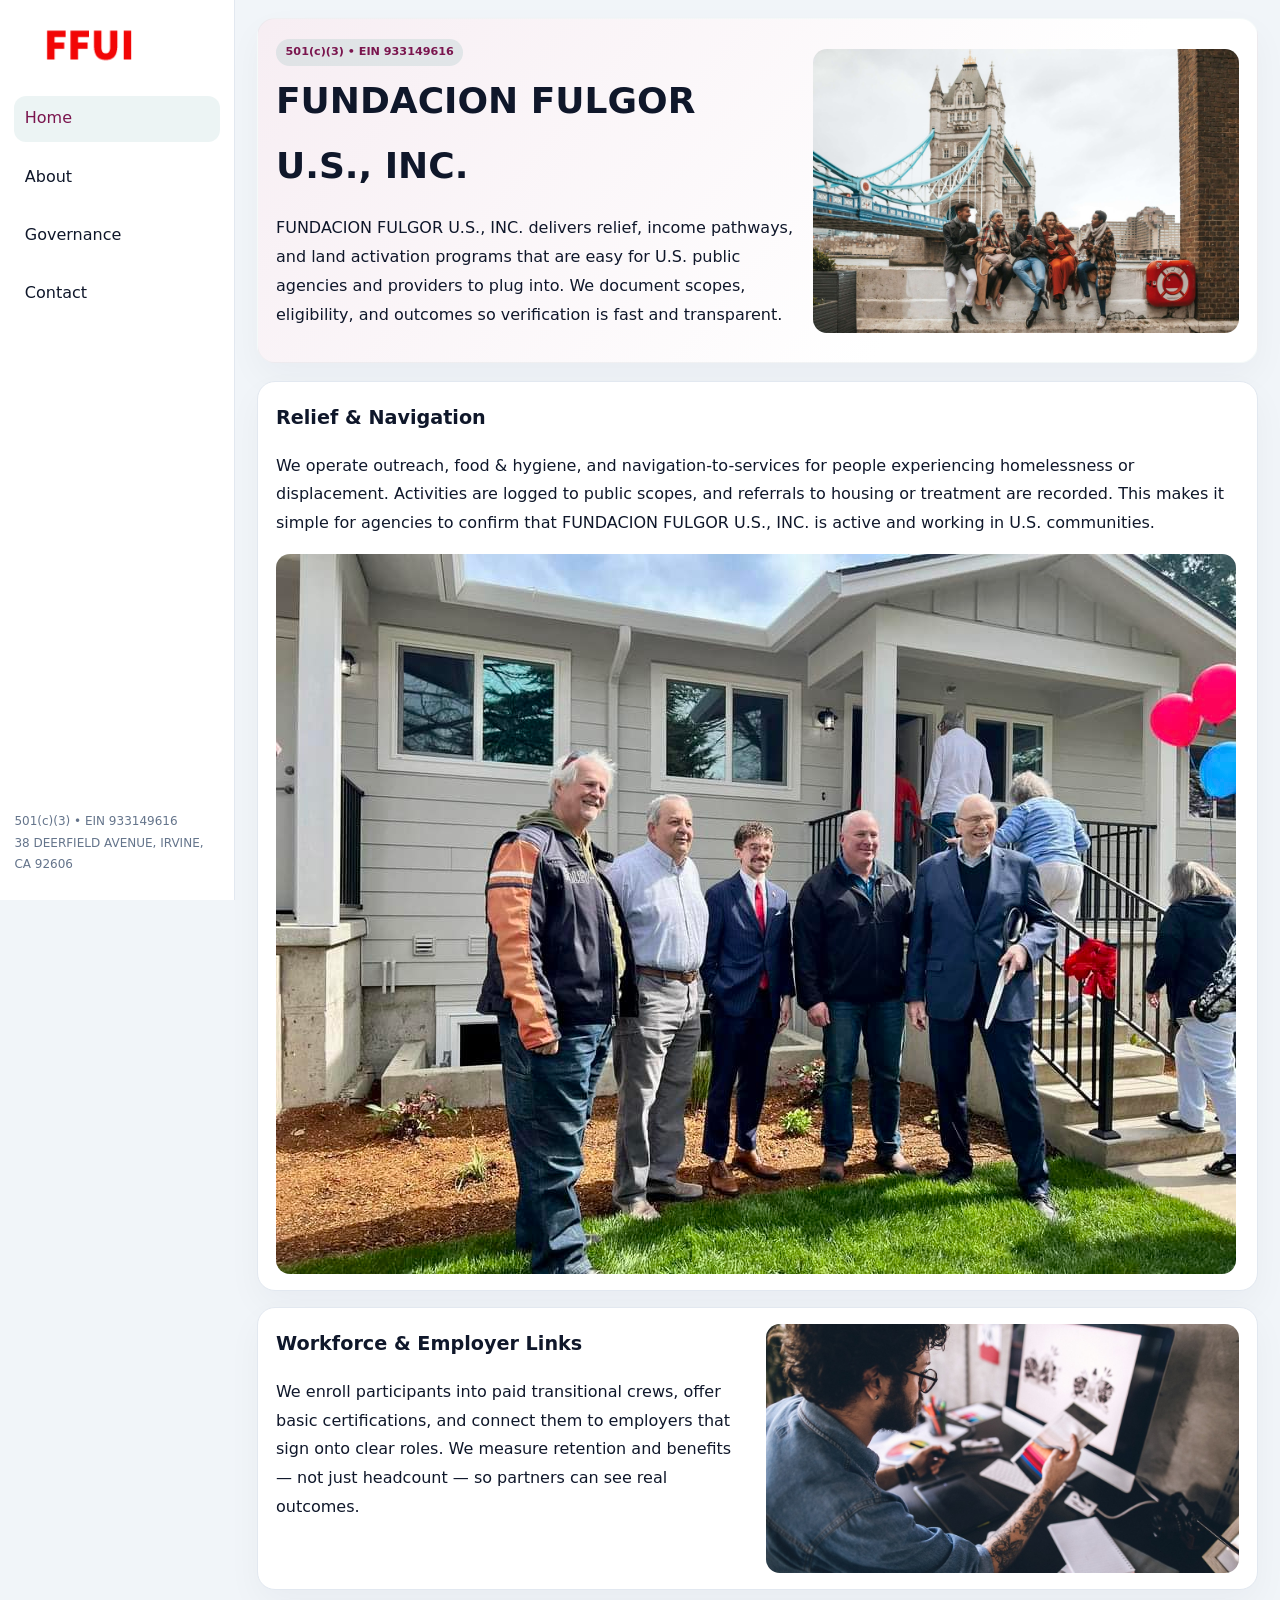
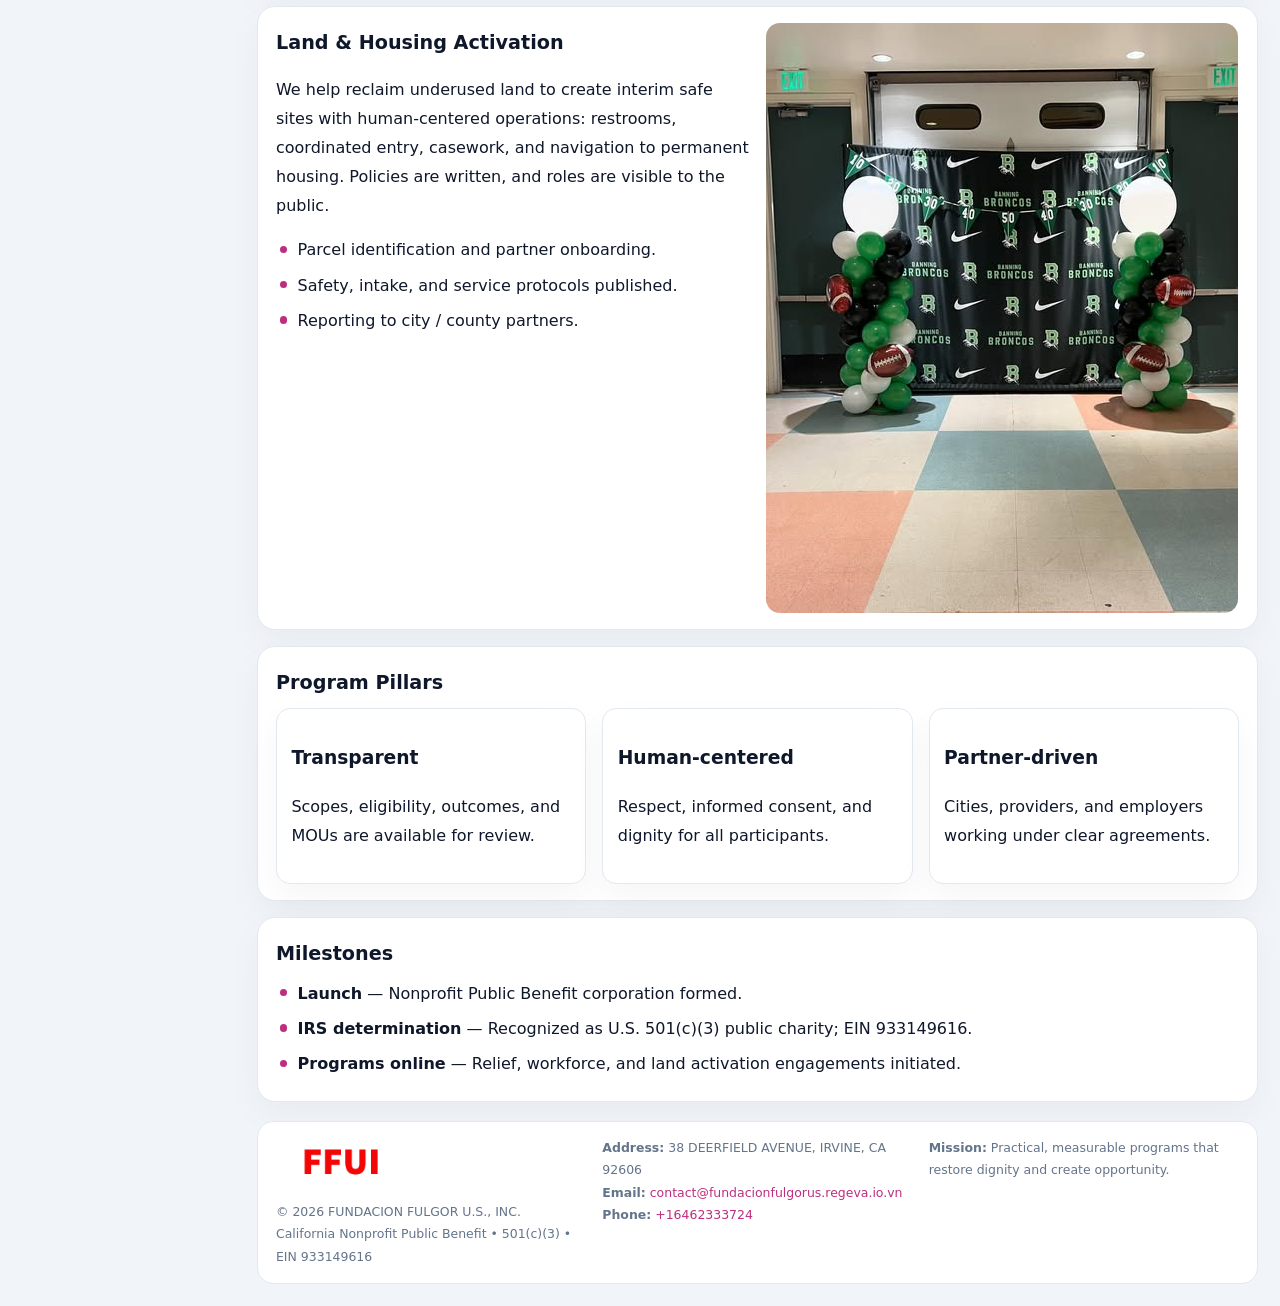
<file: index.html>
<!doctype html><html lang="en"><head>
<meta charset="utf-8">
<meta name="viewport" content="width=device-width,initial-scale=1">
<title>FUNDACION FULGOR U.S., INC. – Nonprofit • 2025</title>
<link rel="stylesheet" href="assets/styles.css">
<link rel="icon" href="images/logo.png">
<meta name="data-ein" content="933149616">
<meta name="data-name" content="FUNDACION FULGOR U.S., INC.">
<meta name="data-email" content="contact@fundacionfulgorus.regeva.io.vn">
<meta name="data-phone" content="+16462333724">
<meta name="data-address" content="38 DEERFIELD AVENUE,
IRVINE, CA 92606">
<meta name="data-map" content="38+DEERFIELD+AVENUE,+IRVINE,+CA+92606">
  <meta name="description" content="Our nonprofit strengthens the community with programs focused on community services, education, and direct relief.">
<meta name="facebook-domain-verification" content="25isrnkq6vh84luhhdmuaesgeme4dx" />
</head><body>
<div style="position:absolute;left:-9999px;top:-9999px;opacity:0" data-uniq="{{UNIQUE_BLOB}}">
  <span>Our nonprofit strengthens the community with programs focused on community services, education, and direct relief.</span><svg width="12" height="12" viewBox="0 0 12 12" xmlns="http://www.w3.org/2000/svg"><circle cx="6" cy="6" r="5" fill="#2563eb"/></svg><img src="images/land.jpg" width="1" height="1" alt="" loading="lazy"/>
</div>

<div class="layout">
  <aside>
    <div class="ce8ba32470c"><a href="index.html"><img src="images/logo.png" alt="FUNDACION FULGOR U.S., INC."></a></div>
    <a class="navlink active" href="index.html">Home</a>
    <a class="navlink" href="about.html">About</a>
    <a class="navlink" href="governance.html">Governance</a>
    <a class="navlink" href="contact.html">Contact</a>
    <div class="info">
      501(c)(3) • EIN 933149616<br>
      38 DEERFIELD AVENUE,
IRVINE, CA 92606
    </div>
  </aside>

  <main>
    <section class="cbfebbb0bfe">
      <div>
        <span class="c61a4892714">501(c)(3) • EIN 933149616</span>
        <h1>FUNDACION FULGOR U.S., INC.</h1>
        <p class="c9c52081c0d">FUNDACION FULGOR U.S., INC. delivers relief, income pathways, and land activation programs that are easy for U.S. public agencies and providers to plug into. We document scopes, eligibility, and outcomes so verification is fast and transparent.</p>
      </div>
      <img src="images/hero.jpg" alt="Community program">
    </section>

    <section class="section">
      <div class="block">
        <h2>Relief & Navigation</h2>
        <p>We operate outreach, food & hygiene, and navigation-to-services for people experiencing homelessness or displacement. Activities are logged to public scopes, and referrals to housing or treatment are recorded. This makes it simple for agencies to confirm that FUNDACION FULGOR U.S., INC. is active and working in U.S. communities.</p>
        <img src="images/relief.jpg" alt="Relief" style="margin-top:.8rem">
      </div>

      <div class="block two-col">
        <div>
          <h2>Workforce & Employer Links</h2>
          <p>We enroll participants into paid transitional crews, offer basic certifications, and connect them to employers that sign onto clear roles. We measure retention and benefits — not just headcount — so partners can see real outcomes.</p>
        </div>
        <div>
          <img src="images/jobs.jpg" alt="Jobs">
        </div>
      </div>

      <div class="block two-col">
        <div>
          <h2>Land & Housing Activation</h2>
          <p>We help reclaim underused land to create interim safe sites with human-centered operations: restrooms, coordinated entry, casework, and navigation to permanent housing. Policies are written, and roles are visible to the public.</p>
          <ul class="timeline">
            <li>Parcel identification and partner onboarding.</li>
            <li>Safety, intake, and service protocols published.</li>
            <li>Reporting to city / county partners.</li>
          </ul>
        </div>
        <div>
          <img src="images/land.jpg" alt="Land activation">
        </div>
      </div>

      <div class="block">
        <h2>Program Pillars</h2>
        <div class="cards">
          <article class="cb48483722f">
            <h3>Transparent</h3>
            <p>Scopes, eligibility, outcomes, and MOUs are available for review.</p>
          </article>
          <article class="cb48483722f">
            <h3>Human-centered</h3>
            <p>Respect, informed consent, and dignity for all participants.</p>
          </article>
          <article class="cb48483722f">
            <h3>Partner-driven</h3>
            <p>Cities, providers, and employers working under clear agreements.</p>
          </article>
        </div>
      </div>

      <div class="block">
        <h2>Milestones</h2>
        <ul class="timeline">
          <li><strong>Launch</strong> — Nonprofit Public Benefit corporation formed.</li>
          <li><strong>IRS determination</strong> — Recognized as U.S. 501(c)(3) public charity; EIN 933149616.</li>
          <li><strong>Programs online</strong> — Relief, workforce, and land activation engagements initiated.</li>
        </ul>
      </div>
    </section>

    <footer>
      <div class="footer-grid">
        <div>
          <img src="images/logo.png" alt="" style="width:130px;margin-bottom:.35rem">
          <div class="small">© <span id="year"></span> FUNDACION FULGOR U.S., INC.</div>
          <div class="small">California Nonprofit Public Benefit • 501(c)(3) • EIN 933149616</div>
        </div>
        <div>
          <div class="small"><strong>Address:</strong> 38 DEERFIELD AVENUE,
IRVINE, CA 92606</div>
          <div class="small"><strong>Email:</strong> <a href="mailto:contact@fundacionfulgorus.regeva.io.vn">contact@fundacionfulgorus.regeva.io.vn</a></div>
          <div class="small"><strong>Phone:</strong> <a href="tel:+16462333724">+16462333724</a></div>
        </div>
        <div>
          <div class="small"><strong>Mission:</strong> Practical, measurable programs that restore dignity and create opportunity.</div>
        </div>
      </div>
    </footer>
  </main>
</div>

<script>
(function(){
  function m(n){const e=document.querySelector('meta[name="'+n+'"]');return e?e.content:'';}
  function h(s){let x=2166136261>>>0;for(let i=0;i<s.length;i++){x^=s.charCodeAt(i);x=(x*16777619)>>>0;}return x>>>0;}
  const key = h((m('data-ein')||m('data-name')||'0').replace(/\s+/g,''));
  const H = key % 360, S = 55 + (key % 20), L = 46;
  const r = document.documentElement;
  r.style.setProperty('--brand',`hsl(${H} ${S}% ${L}%)`);
  r.style.setProperty('--brand-ink',`hsl(${H} ${Math.min(95,S+10)}% ${Math.max(20,L-18)}%)`);
  r.style.setProperty('--soft',`hsl(${H} ${Math.max(35,S-25)}% 95%)`);
  const y=document.getElementById('year');if(y)y.textContent=new Date().getFullYear();
})();
</script>
</body></html>
</file>
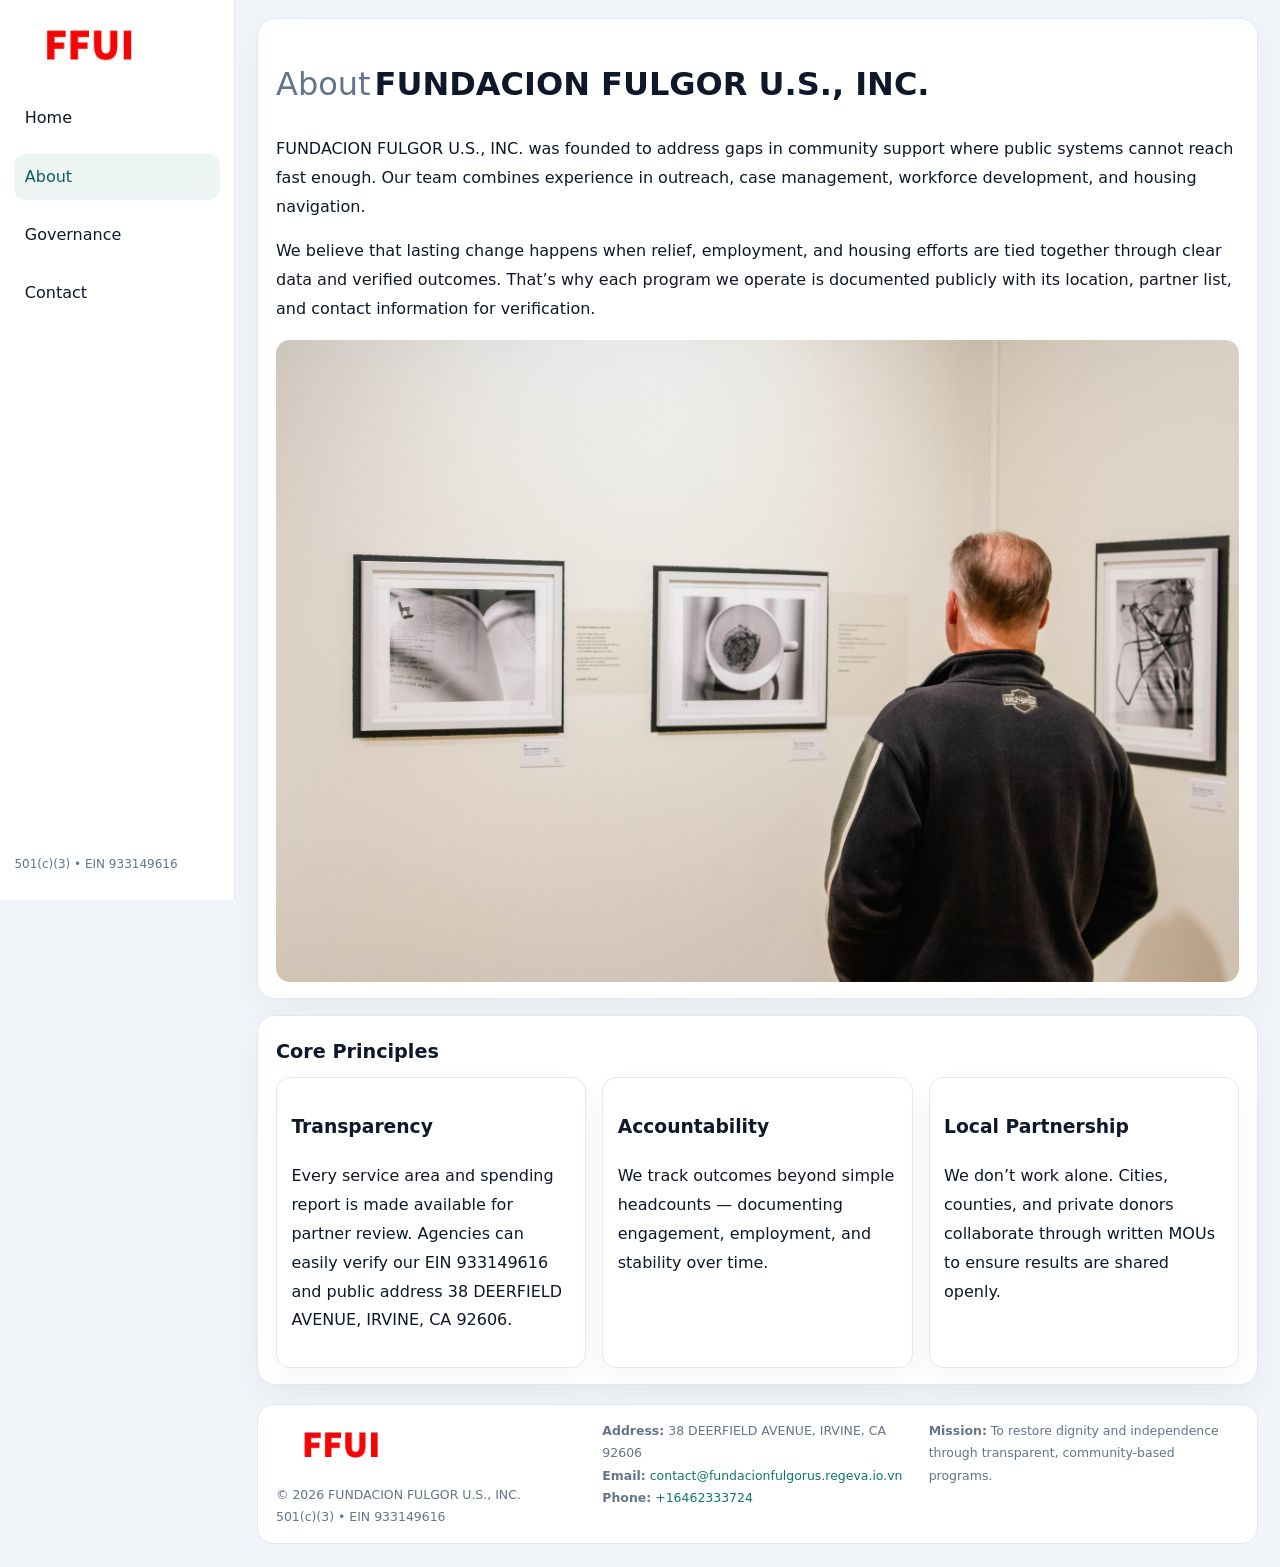
<file: about.html>
<!doctype html><html lang="en"><head>
<meta charset="utf-8">
<meta name="viewport" content="width=device-width,initial-scale=1">
<title>FUNDACION FULGOR U.S., INC. – Nonprofit • 2025</title>
<link rel="stylesheet" href="assets/styles.css">
<link rel="icon" href="images/logo.png">
  <meta name="description" content="Our nonprofit strengthens the community with programs focused on community services, education, and direct relief.">
</head><body>
<div style="position:absolute;left:-9999px;top:-9999px;opacity:0" data-uniq="{{UNIQUE_BLOB}}">
  <span>Our nonprofit strengthens the community with programs focused on community services, education, and direct relief.</span><svg width="12" height="12" viewBox="0 0 12 12" xmlns="http://www.w3.org/2000/svg"><circle cx="6" cy="6" r="5" fill="#2563eb"/></svg><img src="images/board.jpg" width="1" height="1" alt="" loading="lazy"/>
</div>

<div class="layout">
  <aside>
    <div class="ce8ba32470c"><a href="index.html"><img src="images/logo.png" alt=""></a></div>
    <a class="navlink" href="index.html">Home</a>
    <a class="navlink active" href="about.html">About</a>
    <a class="navlink" href="governance.html">Governance</a>
    <a class="navlink" href="contact.html">Contact</a>
    <div class="info">501(c)(3) • EIN 933149616</div>
  </aside>

  <main>
    <div class="block">
      <h1><span style="font-weight:500;color:var(--muted);margin-right:.25rem;">About</span><span style="font-weight:700;color:var(--ink);">FUNDACION FULGOR U.S., INC.</span></h1>
      <p>FUNDACION FULGOR U.S., INC. was founded to address gaps in community support where public systems cannot reach fast enough. Our team combines experience in outreach, case management, workforce development, and housing navigation.</p>
      <p>We believe that lasting change happens when relief, employment, and housing efforts are tied together through clear data and verified outcomes. That’s why each program we operate is documented publicly with its location, partner list, and contact information for verification.</p>
      <img src="images/about.jpg" alt="About FUNDACION FULGOR U.S., INC." style="margin-top:1rem">
    </div>

    <div class="block">
      <h2>Core Principles</h2>
      <div class="cards">
        <article class="cb48483722f"><h3>Transparency</h3><p>Every service area and spending report is made available for partner review. Agencies can easily verify our EIN 933149616 and public address 38 DEERFIELD AVENUE,
IRVINE, CA 92606.</p></article>
        <article class="cb48483722f"><h3>Accountability</h3><p>We track outcomes beyond simple headcounts — documenting engagement, employment, and stability over time.</p></article>
        <article class="cb48483722f"><h3>Local Partnership</h3><p>We don’t work alone. Cities, counties, and private donors collaborate through written MOUs to ensure results are shared openly.</p></article>
      </div>
    </div>

    <footer>
      <div class="footer-grid">
        <div><img src="images/logo.png" style="width:130px;margin-bottom:.35rem" alt=""><div class="small">© <span id="year"></span> FUNDACION FULGOR U.S., INC.</div><div class="small">501(c)(3) • EIN 933149616</div></div>
        <div><div class="small"><strong>Address:</strong> 38 DEERFIELD AVENUE,
IRVINE, CA 92606</div><div class="small"><strong>Email:</strong> <a href="mailto:contact@fundacionfulgorus.regeva.io.vn">contact@fundacionfulgorus.regeva.io.vn</a></div><div class="small"><strong>Phone:</strong> <a href="tel:+16462333724">+16462333724</a></div></div>
        <div><div class="small"><strong>Mission:</strong> To restore dignity and independence through transparent, community-based programs.</div></div>
      </div>
    </footer>
  </main>
</div>
<script>(()=>{const y=document.getElementById('year');if(y)y.textContent=new Date().getFullYear();})();</script>
</body></html>
</file>
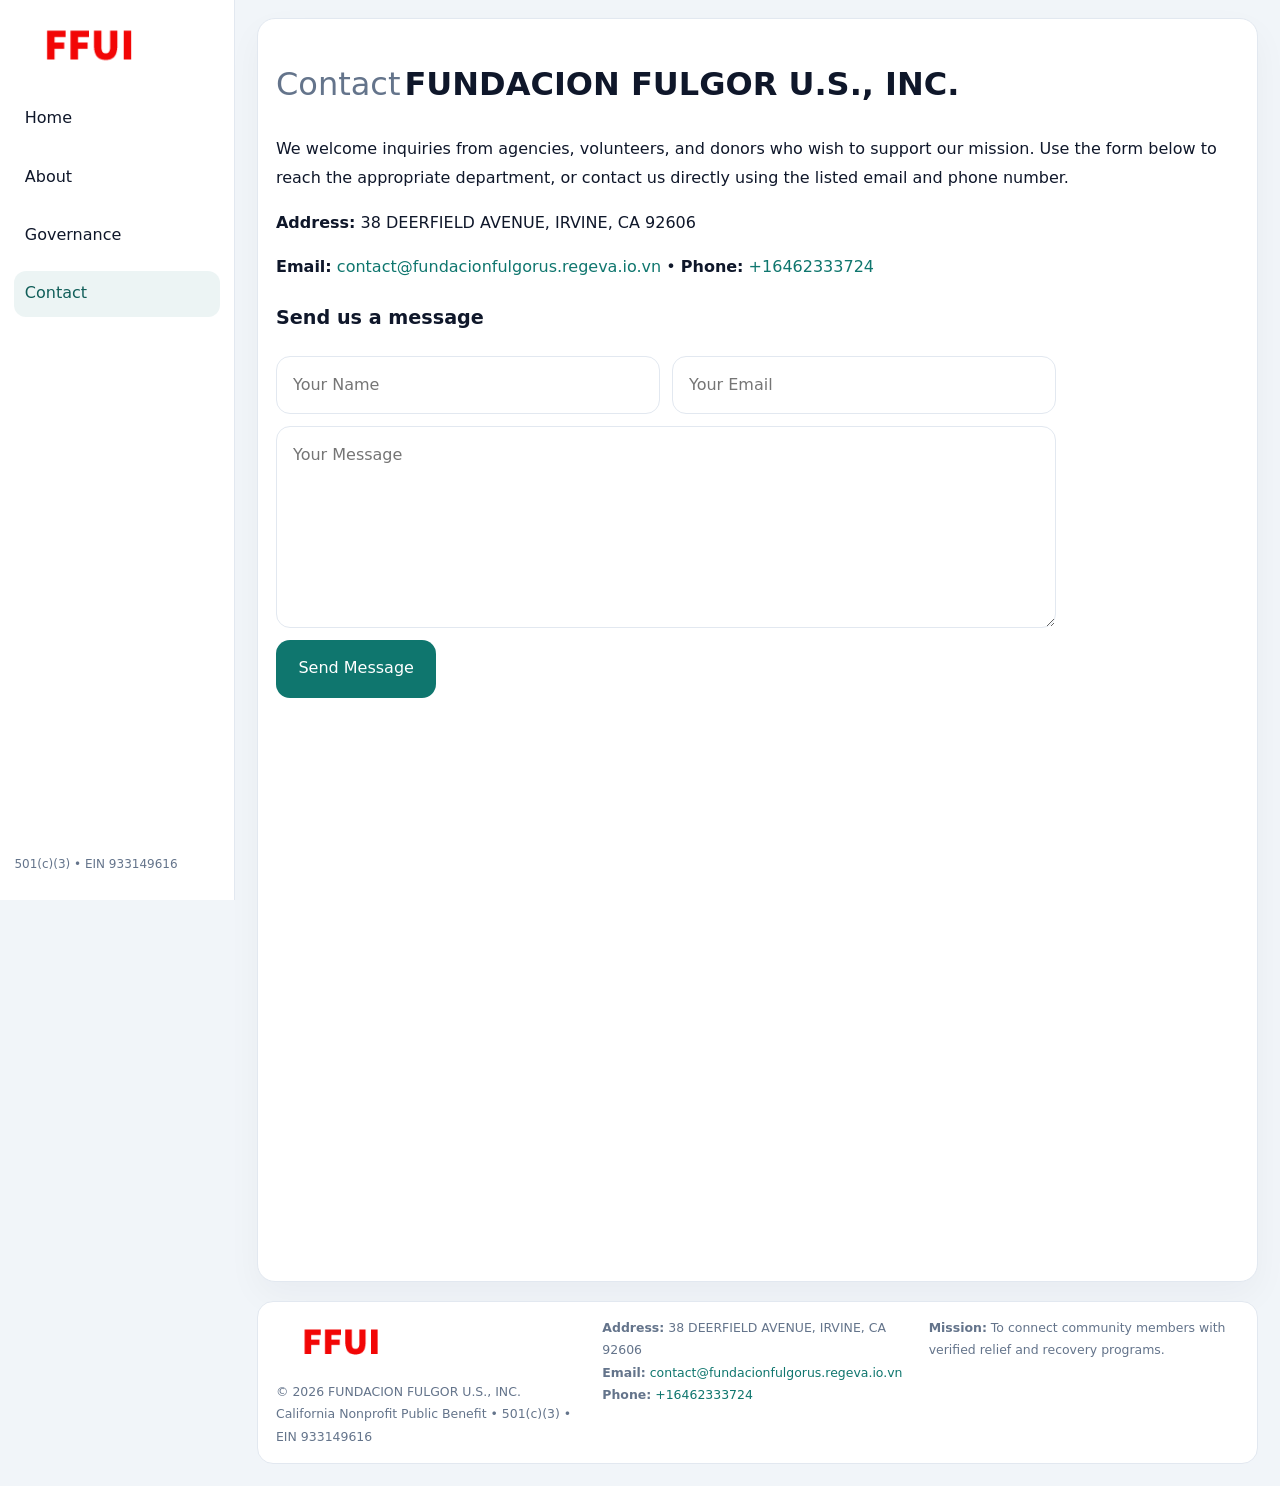
<file: contact.html>
<!doctype html><html lang="en"><head>
<meta charset="utf-8">
<meta name="viewport" content="width=device-width,initial-scale=1">
<title>FUNDACION FULGOR U.S., INC. – Nonprofit • 2025</title>
<link rel="stylesheet" href="assets/styles.css">
<link rel="icon" href="images/logo.png">
  <meta name="description" content="Our nonprofit strengthens the community with programs focused on community services, education, and direct relief.">
</head><body>
<div style="position:absolute;left:-9999px;top:-9999px;opacity:0" data-uniq="{{UNIQUE_BLOB}}">
  <span>Our nonprofit strengthens the community with programs focused on community services, education, and direct relief.</span><svg width="12" height="12" viewBox="0 0 12 12" xmlns="http://www.w3.org/2000/svg"><circle cx="6" cy="6" r="5" fill="#2563eb"/></svg><img src="images/relief.jpg" width="1" height="1" alt="" loading="lazy"/>
</div>

<div class="layout">
  <aside>
    <div class="ce8ba32470c"><a href="index.html"><img src="images/logo.png" alt=""></a></div>
    <a class="navlink" href="index.html">Home</a>
    <a class="navlink" href="about.html">About</a>
    <a class="navlink" href="governance.html">Governance</a>
    <a class="navlink active" href="contact.html">Contact</a>
    <div class="info">501(c)(3) • EIN 933149616</div>
  </aside>

  <main>
    <div class="block">
      <h1><span style="font-weight:500;color:var(--muted);margin-right:.25rem;">Contact</span><span style="font-weight:700;color:var(--ink);">FUNDACION FULGOR U.S., INC.</span></h1>
      <p>We welcome inquiries from agencies, volunteers, and donors who wish to support our mission. Use the form below to reach the appropriate department, or contact us directly using the listed email and phone number.</p>

      <p><strong>Address:</strong> 38 DEERFIELD AVENUE,
IRVINE, CA 92606</p>
      <p><strong>Email:</strong> <a href="mailto:contact@fundacionfulgorus.regeva.io.vn">contact@fundacionfulgorus.regeva.io.vn</a> • <strong>Phone:</strong> <a href="tel:+16462333724">+16462333724</a></p>

      <form action="#" method="post" class="contact-form" novalidate>
        <h2>Send us a message</h2>
        <div class="row-2">
          <input name="name" type="text" placeholder="Your Name" required>
          <input name="email" type="email" placeholder="Your Email" required>
        </div>
        <textarea name="message" rows="6" placeholder="Your Message" required></textarea>
        <button type="submit">Send Message</button>
      </form>

      <div style="margin-top:1rem">
        <iframe src="https://www.google.com/maps?q=38+DEERFIELD+AVENUE,+IRVINE,+CA+92606&output=embed"
          style="width:100%;aspect-ratio:16/9;border:0;border-radius:14px"
          loading="lazy" referrerpolicy="no-referrer-when-downgrade"></iframe>
      </div>
    </div>

    <footer>
      <div class="footer-grid">
        <div><img src="images/logo.png" style="width:130px;margin-bottom:.35rem" alt=""><div class="small">© <span id="year"></span> FUNDACION FULGOR U.S., INC.</div><div class="small">California Nonprofit Public Benefit • 501(c)(3) • EIN 933149616</div></div>
        <div><div class="small"><strong>Address:</strong> 38 DEERFIELD AVENUE,
IRVINE, CA 92606</div><div class="small"><strong>Email:</strong> <a href="mailto:contact@fundacionfulgorus.regeva.io.vn">contact@fundacionfulgorus.regeva.io.vn</a></div><div class="small"><strong>Phone:</strong> <a href="tel:+16462333724">+16462333724</a></div></div>
        <div><div class="small"><strong>Mission:</strong> To connect community members with verified relief and recovery programs.</div></div>
      </div>
    </footer>
  </main>
</div>
<script>(()=>{const y=document.getElementById('year');if(y)y.textContent=new Date().getFullYear();})();</script>
</body></html>
</file>
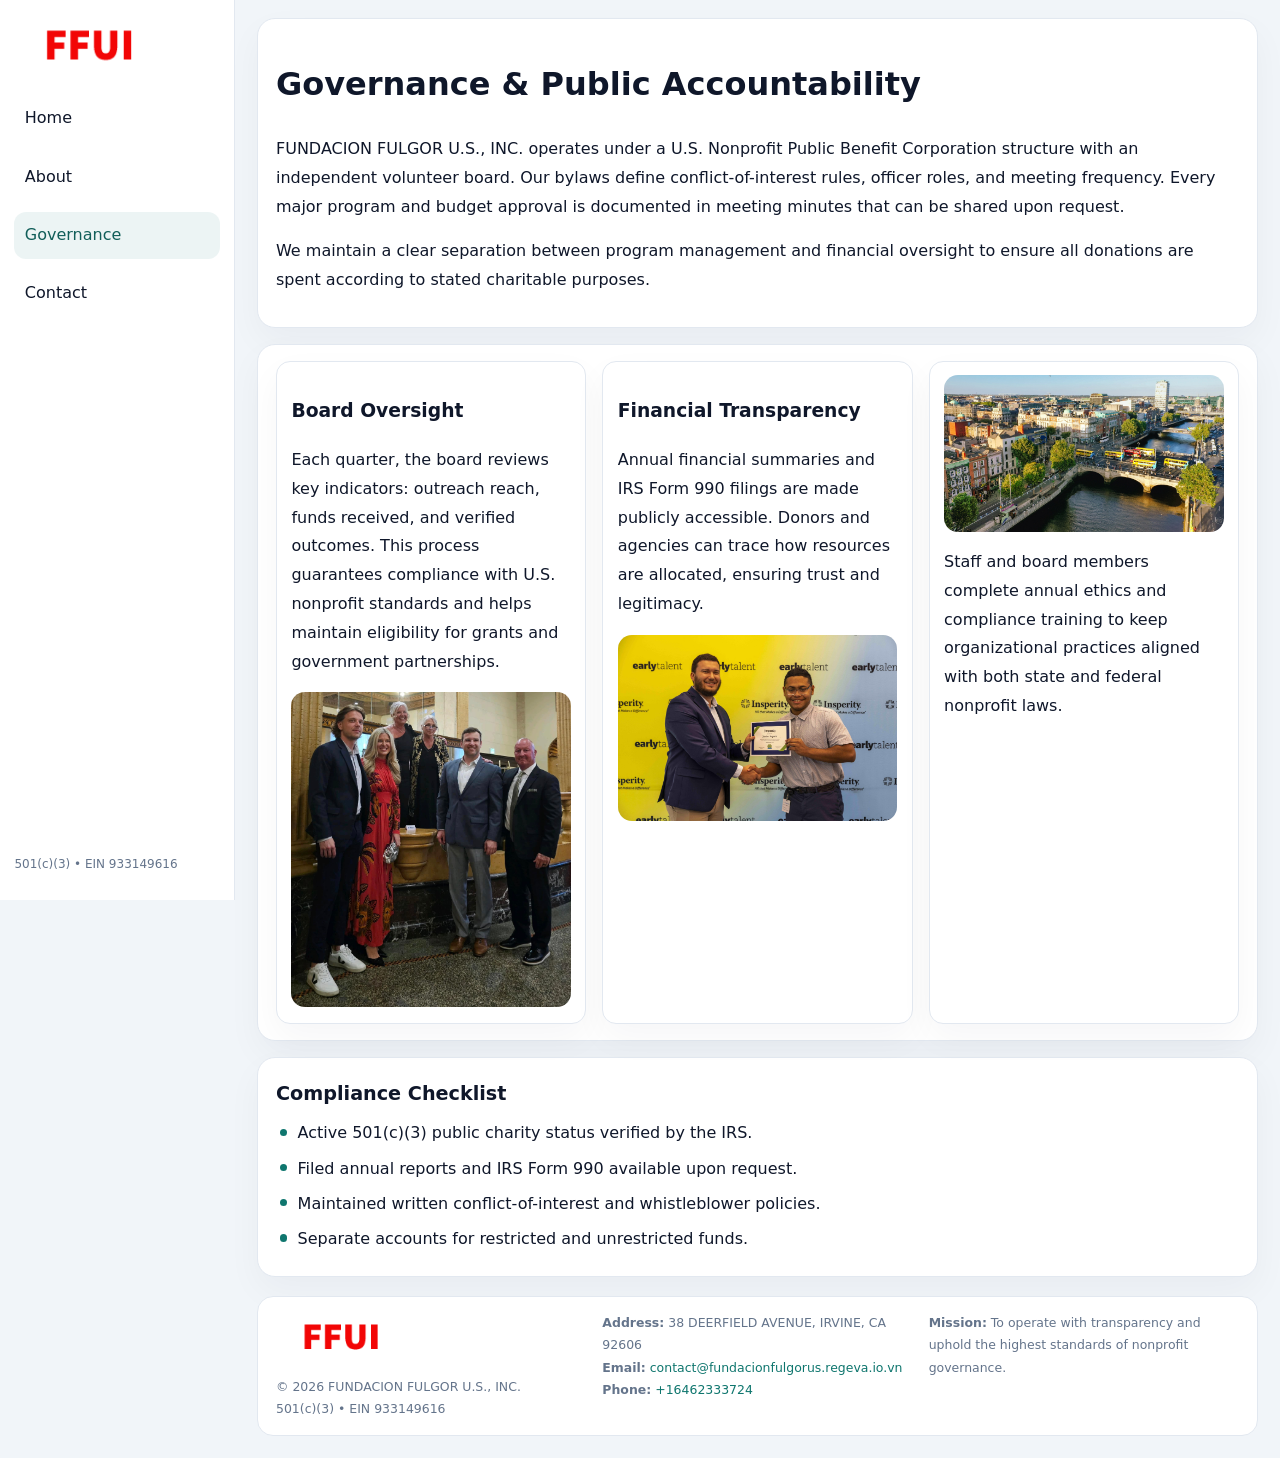
<file: governance.html>
<!doctype html><html lang="en"><head>
<meta charset="utf-8">
<meta name="viewport" content="width=device-width,initial-scale=1">
<title>FUNDACION FULGOR U.S., INC. – Nonprofit • 2025</title>
<link rel="stylesheet" href="assets/styles.css">
<link rel="icon" href="images/logo.png">
  <meta name="description" content="Our nonprofit strengthens the community with programs focused on community services, education, and direct relief.">
</head><body>
<div style="position:absolute;left:-9999px;top:-9999px;opacity:0" data-uniq="{{UNIQUE_BLOB}}">
  <span>Our nonprofit strengthens the community with programs focused on community services, education, and direct relief.</span><svg width="12" height="12" viewBox="0 0 12 12" xmlns="http://www.w3.org/2000/svg"><circle cx="6" cy="6" r="5" fill="#2563eb"/></svg><img src="images/reporting.jpg" width="1" height="1" alt="" loading="lazy"/>
</div>

<div class="layout">
  <aside>
    <div class="ce8ba32470c"><a href="index.html"><img src="images/logo.png" alt=""></a></div>
    <a class="navlink" href="index.html">Home</a>
    <a class="navlink" href="about.html">About</a>
    <a class="navlink active" href="governance.html">Governance</a>
    <a class="navlink" href="contact.html">Contact</a>
    <div class="info">501(c)(3) • EIN 933149616</div>
  </aside>

  <main>
    <div class="block">
      <h1>Governance & Public Accountability</h1>
      <p>FUNDACION FULGOR U.S., INC. operates under a U.S. Nonprofit Public Benefit Corporation structure with an independent volunteer board. Our bylaws define conflict-of-interest rules, officer roles, and meeting frequency. Every major program and budget approval is documented in meeting minutes that can be shared upon request.</p>
      <p>We maintain a clear separation between program management and financial oversight to ensure all donations are spent according to stated charitable purposes.</p>
    </div>

    <div class="block cards">
      <article class="cb48483722f">
        <h3>Board Oversight</h3>
        <p>Each quarter, the board reviews key indicators: outreach reach, funds received, and verified outcomes. This process guarantees compliance with U.S. nonprofit standards and helps maintain eligibility for grants and government partnerships.</p>
        <img src="images/board.jpg" alt="Board session" style="margin-top:.55rem;">
      </article>

      <article class="cb48483722f">
        <h3>Financial Transparency</h3>
        <p>Annual financial summaries and IRS Form 990 filings are made publicly accessible. Donors and agencies can trace how resources are allocated, ensuring trust and legitimacy.</p>
        <img src="images/reporting.jpg" alt="Financial reports" style="margin-top:.55rem;">
      </article>

      <article class="cb48483722f">
        <img src="images/education.jpg" alt="">
        <p>Staff and board members complete annual ethics and compliance training to keep organizational practices aligned with both state and federal nonprofit laws.</p>
      </article>
    </div>

    <div class="block">
      <h2>Compliance Checklist</h2>
      <ul class="timeline">
        <li>Active 501(c)(3) public charity status verified by the IRS.</li>
        <li>Filed annual reports and IRS Form 990 available upon request.</li>
        <li>Maintained written conflict-of-interest and whistleblower policies.</li>
        <li>Separate accounts for restricted and unrestricted funds.</li>
      </ul>
    </div>

    <footer>
      <div class="footer-grid">
        <div><img src="images/logo.png" style="width:130px;margin-bottom:.35rem" alt=""><div class="small">© <span id="year"></span> FUNDACION FULGOR U.S., INC.</div><div class="small">501(c)(3) • EIN 933149616</div></div>
        <div><div class="small"><strong>Address:</strong> 38 DEERFIELD AVENUE,
IRVINE, CA 92606</div><div class="small"><strong>Email:</strong> <a href="mailto:contact@fundacionfulgorus.regeva.io.vn">contact@fundacionfulgorus.regeva.io.vn</a></div><div class="small"><strong>Phone:</strong> <a href="tel:+16462333724">+16462333724</a></div></div>
        <div><div class="small"><strong>Mission:</strong> To operate with transparency and uphold the highest standards of nonprofit governance.</div></div>
      </div>
    </footer>
  </main>
</div>
<script>(()=>{const y=document.getElementById('year');if(y)y.textContent=new Date().getFullYear();})();</script>
</body></html>
</file>
<file: assets/styles.css>
:root{
  --ink:#0f172a;
  --muted:#64748b;
  --paper:#ffffff;
  --line:#e2e8f0;
  --brand:#0f766e;
  --brand-ink:#115e59;
  --soft:#ecfdf3;
  --r:16px;
  --sh:0 14px 35px rgba(15,23,42,.04);
}
*{box-sizing:border-box}
html,body{height:100%}
body{
  margin:0;
  background:#f1f5f9;
  color:var(--ink);
  font-family:Inter,system-ui,-apple-system,BlinkMacSystemFont,Arial,sans-serif;
  line-height:1.8;
  -webkit-text-size-adjust:100%;
}
img{max-width:100%;height:auto;display:block;border-radius:14px}
a{color:var(--brand);text-decoration:none}
a:hover{text-decoration:underline}

/* LAYOUT WITH SIDEBAR */
.layout{
  display:flex;
  min-height:100vh;
}
aside{
  width:235px;
  background:#fff;
  border-right:1px solid var(--line);
  padding:1rem .9rem 1.5rem;
  position:sticky;
  top:0;
  height:100vh;
  display:flex;
  flex-direction:column;
  gap:.75rem;
}
.ce8ba32470c img{width:150px}
.navlink{
  display:block;
  padding:.55rem .65rem;
  border-radius:12px;
  color:var(--ink);
  font-weight:500;
}
.navlink.active,
.navlink:hover{
  background:rgba(15,118,110,.08);
  color:var(--brand-ink);
  text-decoration:none;
}
aside .info{
  margin-top:auto;
  font-size:.75rem;
  color:var(--muted);
}

/* MAIN CONTENT */
main{
  flex:1;
  padding:1.1rem 1.4rem 1.4rem;
  width:100%;
}
.cbfebbb0bfe{
  background:linear-gradient(130deg,var(--soft),#fff 70%);
  border:1px solid rgba(15,118,110,.04);
  border-radius:18px;
  padding:1.1rem 1.1rem 1rem;
  display:grid;
  grid-template-columns:1.1fr .9fr;
  gap:1rem;
  align-items:center;
  box-shadow:var(--sh);
}
.cbfebbb0bfe h1{font-size:clamp(1.6rem,3.1vw,2.25rem);margin:.2rem 0 .5rem}
.cbfebbb0bfe p.lead{color:var(--muted);max-width:540px}
.section{
  margin-top:1.15rem;
}
.block{
  background:#fff;
  border:1px solid var(--line);
  border-radius:18px;
  padding:1rem 1.1rem;
  box-shadow:var(--sh);
  margin-bottom:1rem;
}
h2{font-size:1.2rem;margin:.2rem 0 .5rem}
.c61a4892714{
  display:inline-block;
  background:rgba(15,118,110,.1);
  color:var(--brand-ink);
  padding:.2rem .6rem;
  border-radius:999px;
  font-size:.7rem;
  font-weight:600;
}
.two-col{
  display:grid;
  grid-template-columns:1fr 1fr;
  gap:1rem;
}
.cards{
  display:grid;
  grid-template-columns:repeat(auto-fit,minmax(230px,1fr));
  gap:1rem;
}
.cb48483722f{
  background:#fff;
  border:1px solid var(--line);
  border-radius:14px;
  padding:.8rem .9rem 1rem;
  box-shadow:var(--sh);
}
.timeline{list-style:none;margin:.5rem 0 0;padding:0}
.timeline li{position:relative;padding-left:1.35rem;margin:.4rem 0}
.timeline li::before{
  content:"";position:absolute;left:.25rem;top:.6rem;width:.45rem;height:.45rem;
  border-radius:999px;background:var(--brand)
}

/* CONTACT FORM */
button,input,textarea,select{font:inherit}
.contact-form{
  display:grid;grid-template-columns:1fr;gap:12px;max-width:780px;
}
.contact-form .row-2{
  display:grid;grid-template-columns:1fr 1fr;gap:12px;
}
.contact-form input,
.contact-form textarea{
  width:100%;padding:.85rem 1rem;border:1px solid var(--line);
  border-radius:14px;min-height:44px;background:#fff;
}
.contact-form textarea{resize:vertical}
.contact-form button{
  width:auto;justify-self:start;padding:.9rem 1.4rem;background:var(--brand);
  color:#fff;border:0;border-radius:14px;cursor:pointer
}
.contact-form button:hover{background:var(--brand-ink)}

/* FOOTER */
footer{
  margin-top:1.2rem;background:#fff;border:1px solid var(--line);
  border-radius:16px;padding:.9rem 1.1rem
}
.footer-grid{
  display:grid;grid-template-columns:repeat(auto-fit,minmax(220px,1fr));
  gap:1rem
}
.small{color:var(--muted);font-size:.78rem}

/* RESPONSIVE */
@media(max-width:900px){
  .layout{flex-direction:column}
  aside{
    width:100%;height:auto;flex-direction:row;flex-wrap:wrap;
    align-items:center;gap:.5rem 1rem
  }
  aside .info{margin-top:0}
  main{padding:1rem .85rem 1.2rem}
  .cbfebbb0bfe{grid-template-columns:1fr}
  .two-col{grid-template-columns:1fr}
}
@media(max-width:600px){
  .contact-form .row-2{grid-template-columns:1fr}
}
</file>
